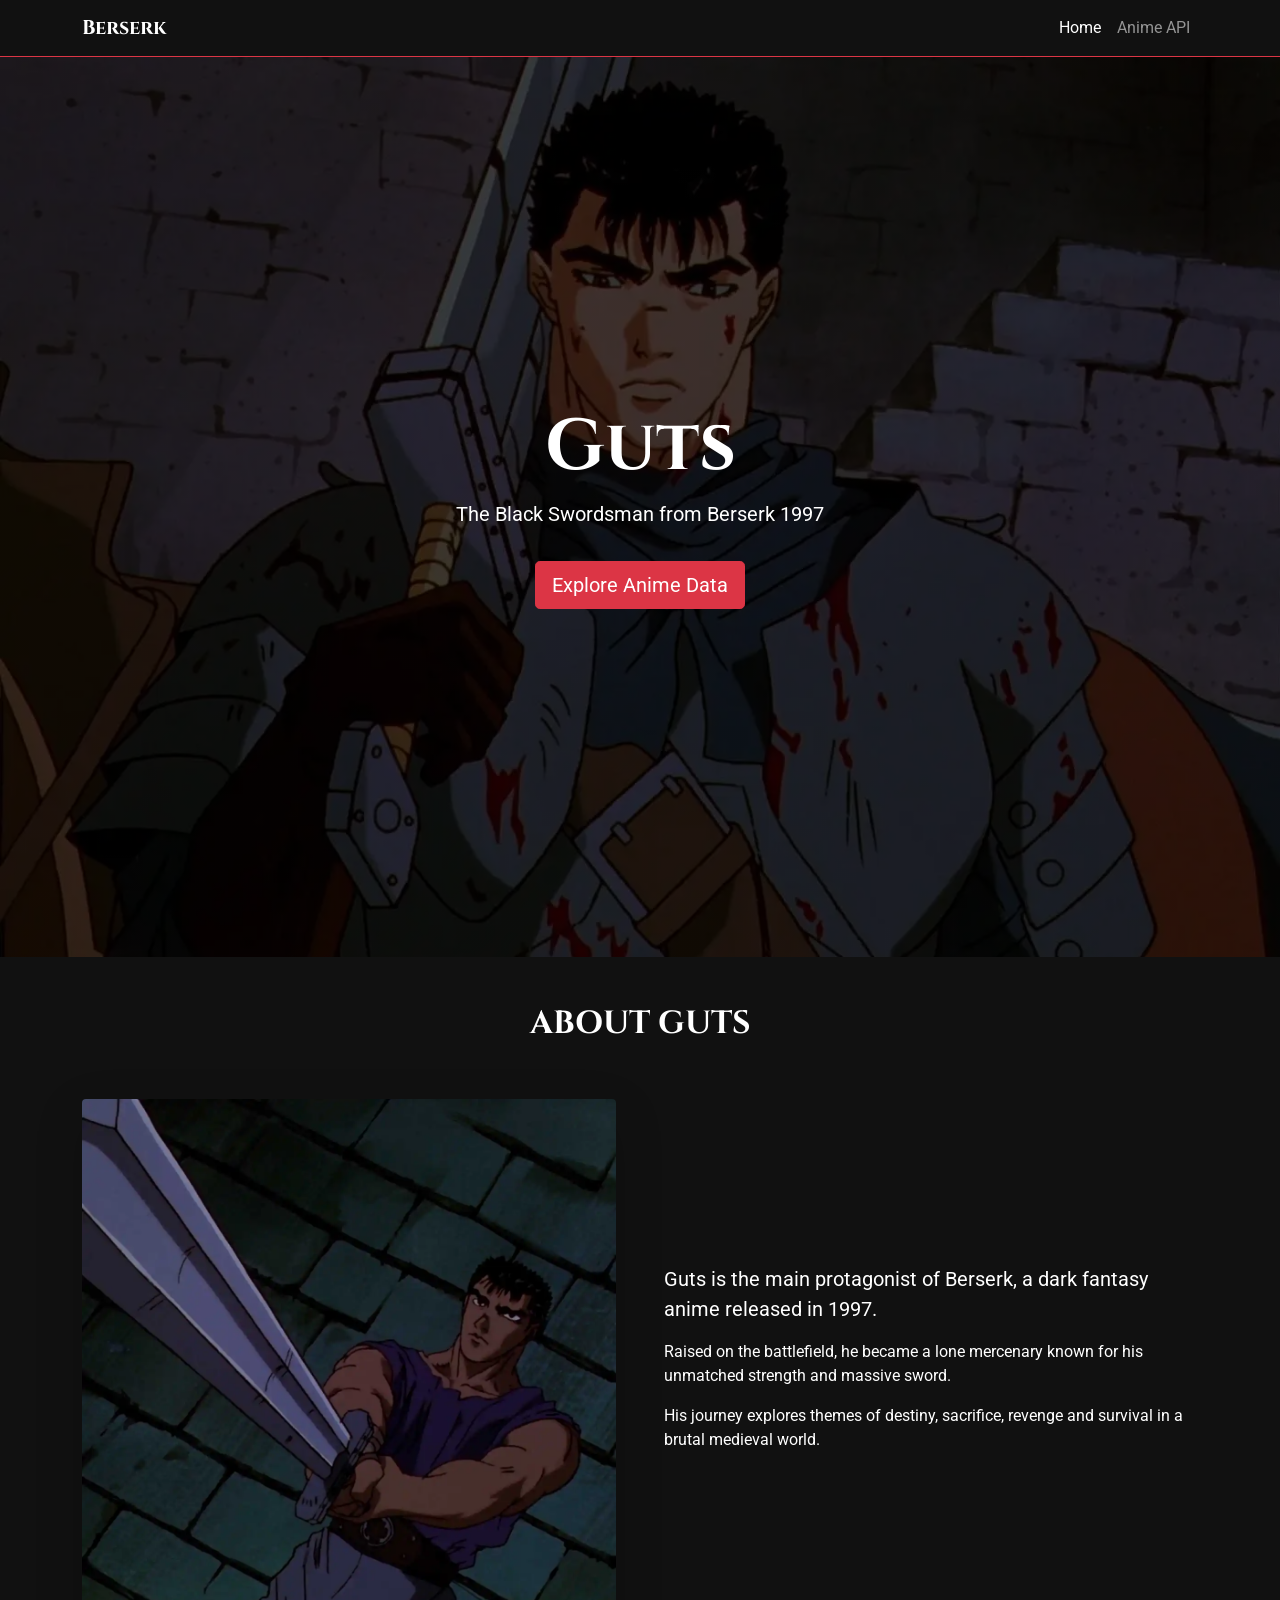
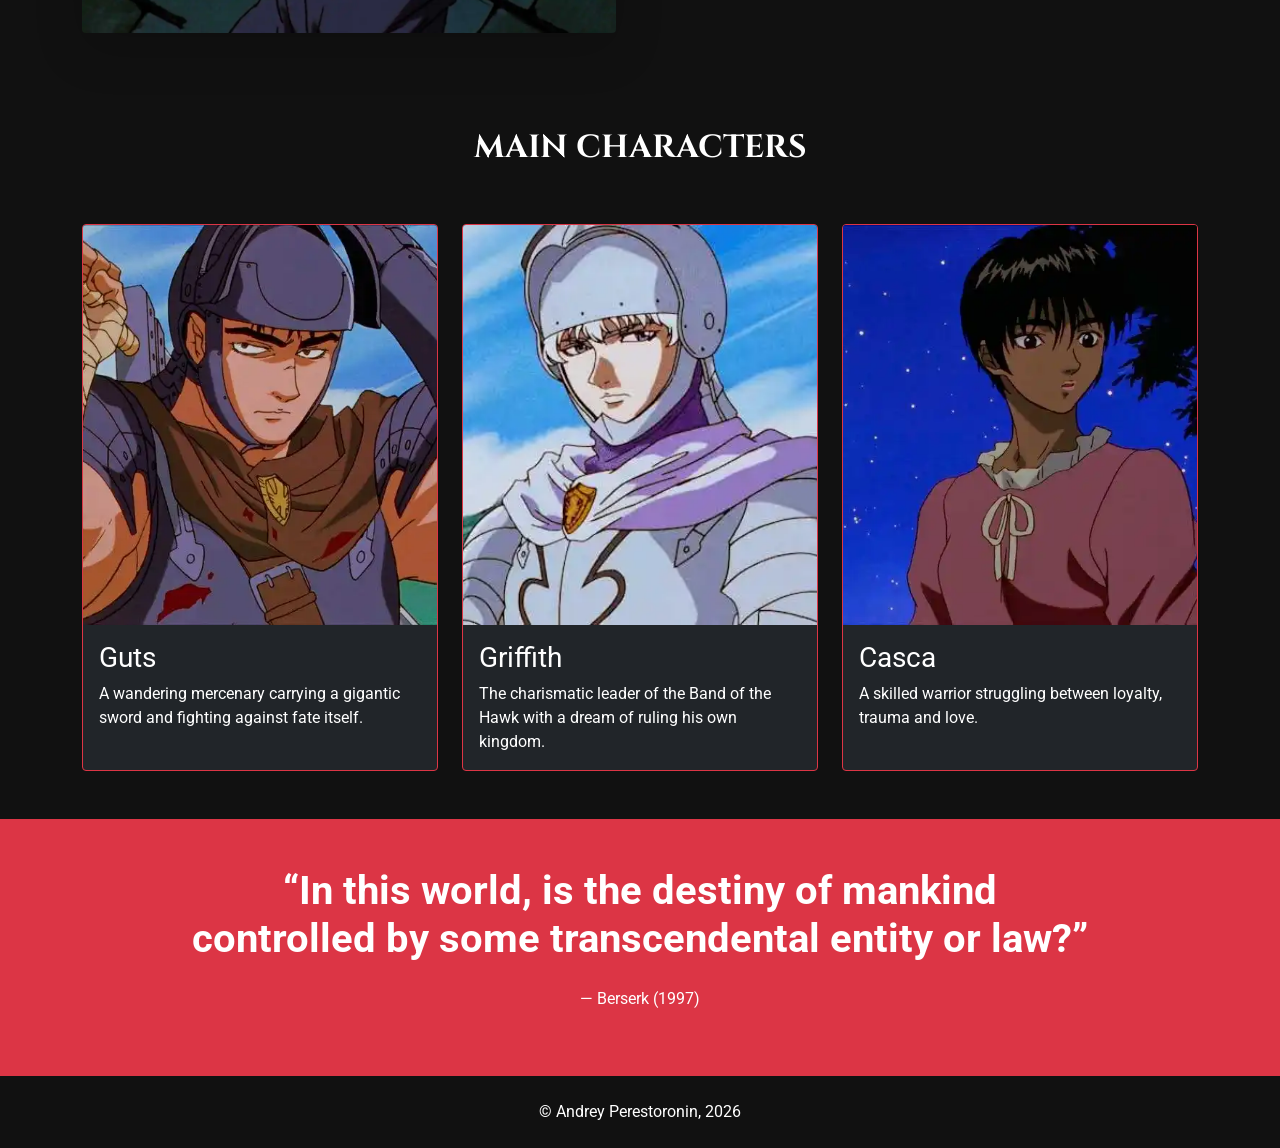
<file: index.html>
<!doctype html>
<html lang="en">
  <head>
    <meta charset="UTF-8" />
    <meta name="viewport" content="width=device-width, initial-scale=1.0" />
    <meta
      name="description"
      content="Fan-made Berserk 1997 website dedicated to Guts, featuring anime information, character cards and API integration."
    />
    <title>Berserk</title>
    <link rel="stylesheet" href="./bootstrap/css/bootstrap.min.css" />
    <link rel="stylesheet" href="./css/style.css" />
    <script src="./bootstrap/js/bootstrap.bundle.min.js" defer></script>
    <script src="./js/include.js" defer></script>
    <link rel="shortcut icon" href="./img/favicon.png" type="image/png" />
  </head>
  <body>
    <!-- NAVBAR -->
    <div id="navbar-container"></div>
    <main>
      <!-- HERO -->
      <section class="hero text-white d-flex align-items-center">
        <div class="container text-center">
          <h1 class="display-2 fw-bold">Guts</h1>

          <p class="lead">The Black Swordsman from Berserk 1997</p>

          <a href="./anime.html" class="btn btn-danger btn-lg mt-3">
            Explore Anime Data
          </a>
        </div>
      </section>
      <!-- ABOUT -->
      <section class="text-white py-5">
        <div class="container">
          <div class="row">
            <div class="col-12 text-center mb-5">
              <h2 class="fw-bold text-uppercase">About Guts</h2>
            </div>
          </div>
          <div class="row align-items-center g-5">
            <div class="col-lg-6">
              <img
                src="./img/guts.webp"
                alt="Guts lies with his sword"
                class="img-fluid rounded shadow-lg"
                width="1170"
                height="1170"
                loading="lazy"
              />
            </div>
            <div class="col-lg-6">
              <p class="fs-5">
                Guts is the main protagonist of Berserk, a dark fantasy anime
                released in 1997.
              </p>

              <p>
                Raised on the battlefield, he became a lone mercenary known for
                his unmatched strength and massive sword.
              </p>

              <p>
                His journey explores themes of destiny, sacrifice, revenge and
                survival in a brutal medieval world.
              </p>
            </div>
          </div>
        </div>
      </section>
      <!-- CHARACTER CARDS  -->
      <section class="py-5 text-white">
        <div class="container">
          <div class="row">
            <div class="col-12 text-center mb-5">
              <h2 class="fw-bold text-uppercase">Main Characters</h2>
            </div>
          </div>
          <div class="row g-4">
            <!-- CARD 1 -->
            <div class="col-md-4">
              <div class="card bg-dark text-white h-100 border-danger">
                <img
                  src="./img/guts-card.webp"
                  class="card-img-top"
                  alt="Guts"
                />

                <div class="card-body">
                  <h3 class="card-title">Guts</h3>

                  <p class="card-text">
                    A wandering mercenary carrying a gigantic sword and fighting
                    against fate itself.
                  </p>
                </div>
              </div>
            </div>
            <!-- CARD 2 -->
            <div class="col-md-4">
              <div class="card bg-dark text-white h-100 border-danger">
                <img
                  src="./img/griffin-card.webp"
                  class="card-img-top"
                  alt="Griffith"
                />

                <div class="card-body">
                  <h3 class="card-title">Griffith</h3>

                  <p class="card-text">
                    The charismatic leader of the Band of the Hawk with a dream
                    of ruling his own kingdom.
                  </p>
                </div>
              </div>
            </div>
            <!-- CARD 3 -->
            <div class="col-md-4">
              <div class="card bg-dark text-white h-100 border-danger">
                <img
                  src="./img/casca-card.webp"
                  class="card-img-top"
                  alt="Casca"
                />

                <div class="card-body">
                  <h3 class="card-title">Casca</h3>

                  <p class="card-text">
                    A skilled warrior struggling between loyalty, trauma and
                    love.
                  </p>
                </div>
              </div>
            </div>
          </div>
        </div>
      </section>
      <!-- QUOTE  -->
      <section class="text-white py-5 bg-danger">
        <div class="container text-center">
          <blockquote class="blockquote">
            <p class="display-6 fw-bold">
              “In this world, is the destiny of mankind controlled by some
              transcendental entity or law?”
            </p>
          </blockquote>
          <p class="mt-4">— Berserk (1997)</p>
        </div>
      </section>
    </main>
    <!-- FOOTER -->
    <div id="footer-container"></div>
  </body>
</html>
</file>
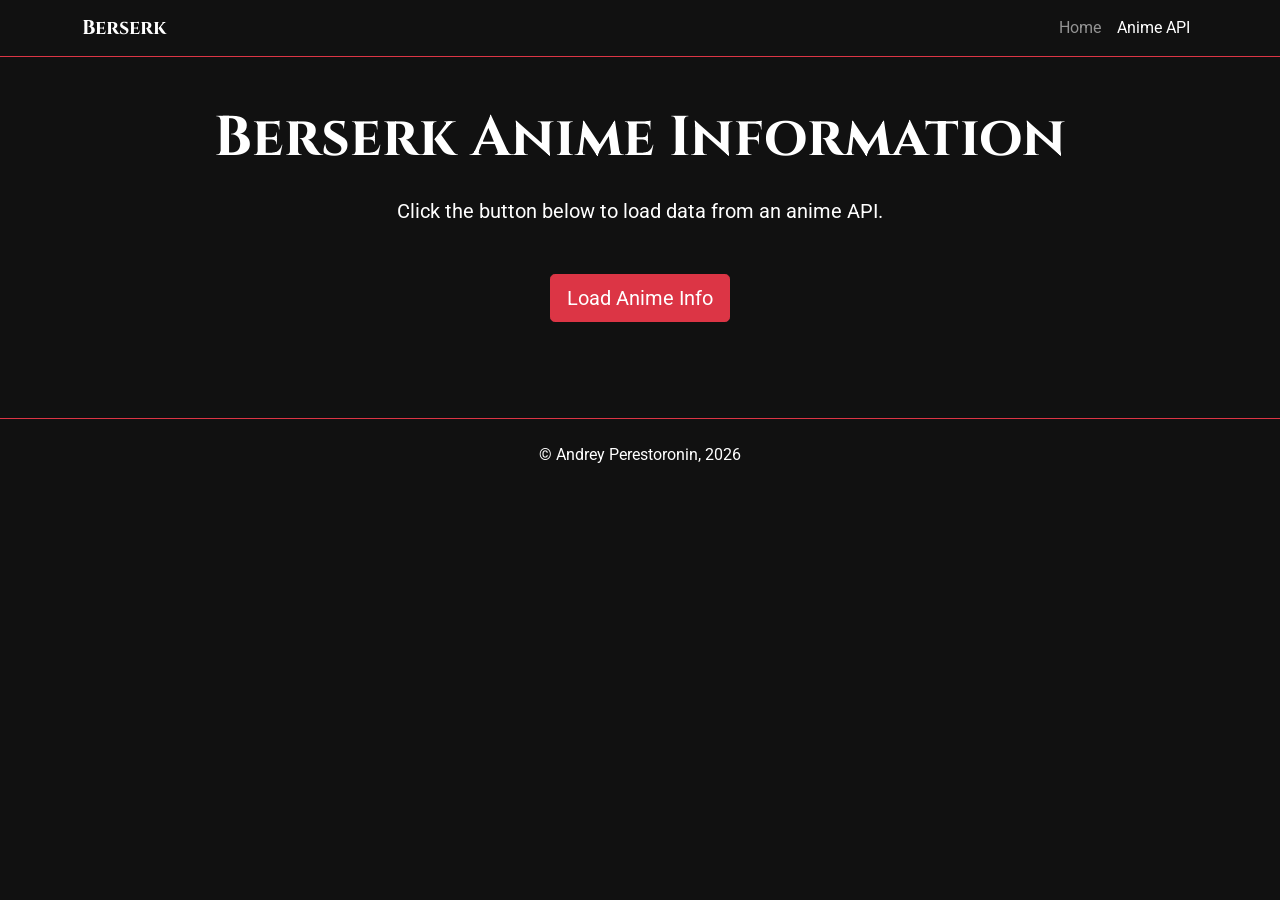
<file: anime.html>
<!doctype html>
<html lang="en">
  <head>
    <meta charset="UTF-8" />
    <meta name="viewport" content="width=device-width, initial-scale=1.0" />
    <title>Berserk Anime API</title>
    <link rel="stylesheet" href="./bootstrap/css/bootstrap.min.css" />
    <link rel="stylesheet" href="./css/style.css" />
    <script src="./bootstrap/js/bootstrap.bundle.min.js" defer></script>
    <script src="./js/include.js" defer></script>
    <script src="./js/anime-api.js" defer></script>
    <link rel="shortcut icon" href="./img/favicon.png" type="image/png" />
  </head>
  <body>
    <!-- NAVBAR -->
    <div id="navbar-container"></div>
    <!-- MAIN -->
    <section class="py-5 text-white">
      <div class="container text-center">
        <h1 class="display-4 fw-bold mb-4">Berserk Anime Information</h1>
        <p class="lead mb-5">
          Click the button below to load data from an anime API.
        </p>
        <button id="loadAnimeBtn" class="btn btn-danger btn-lg">
          Load Anime Info
        </button>

        <!-- LOADING -->
        <div id="loadingSpinner" class="mt-4 d-none">
          <div class="spinner-border text-danger"></div>
        </div>
        <!-- RESULT -->
        <div id="animeContainer" class="mt-5"></div>
      </div>
    </section>
    <!-- FOOTER -->
    <div id="footer-container"></div>
  </body>
</html>
</file>
<file: css/style.css>
/* Fonts */
@font-face {
  font-family: "Cinzel";
  src: url("../fonts/Cinzel-Regular.woff2") format("woff2");
  src: url("../fonts/Cinzel-Regular.woff") format("woff");
  font-weight: 400;
  font-display: swap;
}
@font-face {
  font-family: "Cinzel";
  src: url("../fonts/Cinzel-Bold.woff2") format("woff2");
  src: url("../fonts/Cinzel-Bold.woff") format("woff");
  font-weight: 700;
  font-display: swap;
}
@font-face {
  font-family: "Roboto";
  src: url("../fonts/Roboto-Regular.woff2") format("woff2");
  src: url("../fonts/Roboto-Regular.woff") format("woff");
  font-weight: 400;
  font-display: swap;
}
@font-face {
  font-family: "Roboto";
  src: url("../fonts/Roboto-Bold.woff2") format("woff2");
  src: url("../fonts/Roboto-Bold.woff") format("woff");
  font-weight: 700;
  font-display: swap;
}
body {
  font-family: "Roboto", sans-serif;
  background-color: #111;
}
h1,
h2 {
  font-family: "Cinzel", serif;
}
.navbar-brand {
  font-family: "Cinzel", serif;
}
.hero {
  height: 100vh;
  background:
    linear-gradient(rgba(0, 0, 0, 0.7), rgba(0, 0, 0, 0.7)),
    url("../img/berserk-banner.webp");
  background-size: cover;
  background-position: center;
}
.card img {
  height: 400px;
  object-fit: cover;
}
blockquote {
  max-width: 900px;
  margin: 0 auto;
}
</file>
